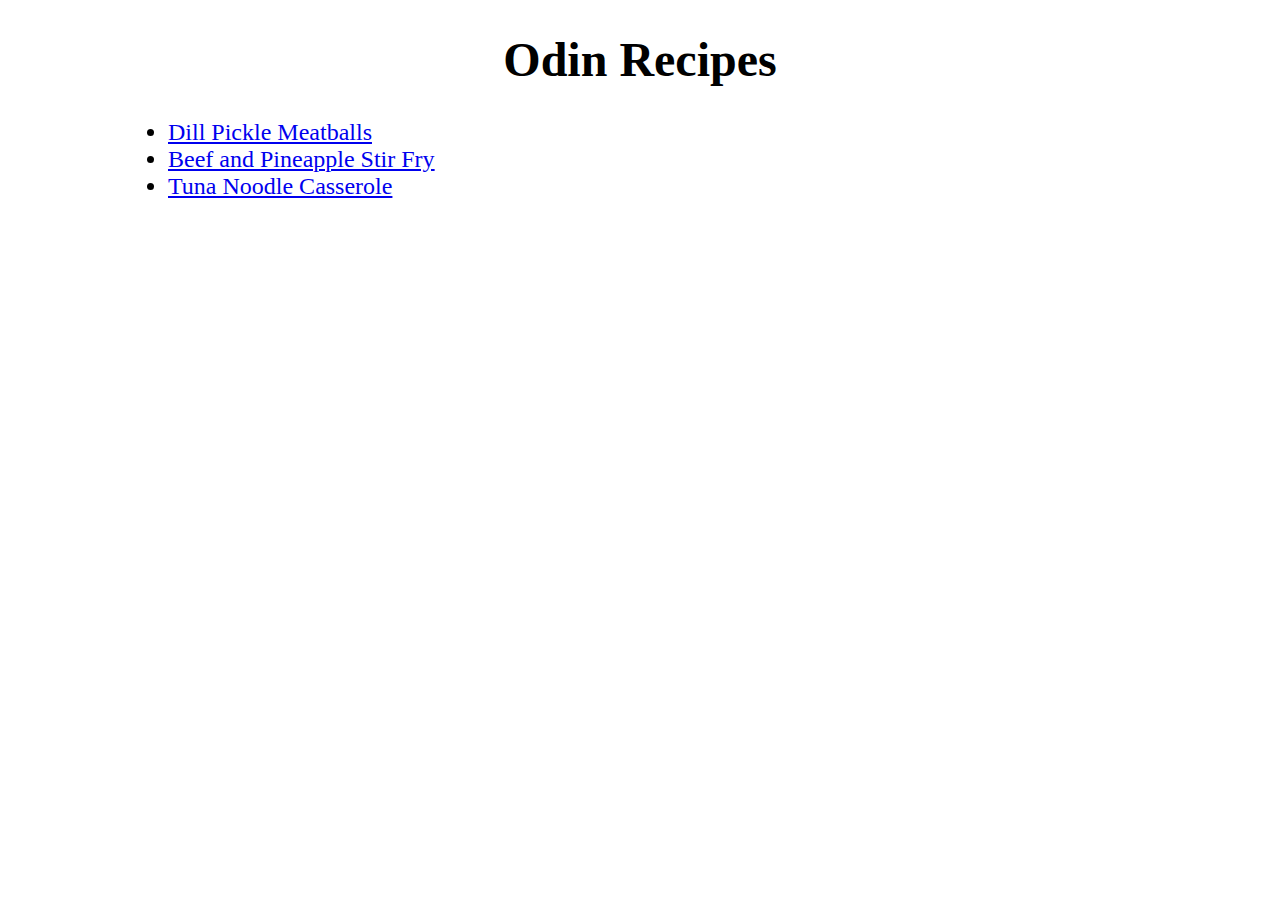
<file: index.html>
<!DOCTYPE html>
<html lang="en">
<head>
    <meta charset="UTF-8">
    <meta name="viewport" content="width=device-width, initial-scale=1.0">
    <title>Odin Recipes</title>
    <link rel="stylesheet" href="./style.css">
</head>
<body>
    <h1>Odin Recipes</h1>
    <ul>
        <li>
            <a href="./pages/dill-pickle-meatballs.html">Dill Pickle Meatballs</a>
        </li>
        <li>
            <a href="./pages/beef-and-pineapple-stir-fry.html">Beef and Pineapple Stir Fry</a>
        </li>
        <li>
            <a href="./pages/tuna-noodle-casserole.html">Tuna Noodle Casserole</a>
        </li>
    </ul>
</body>
</html>
</file>
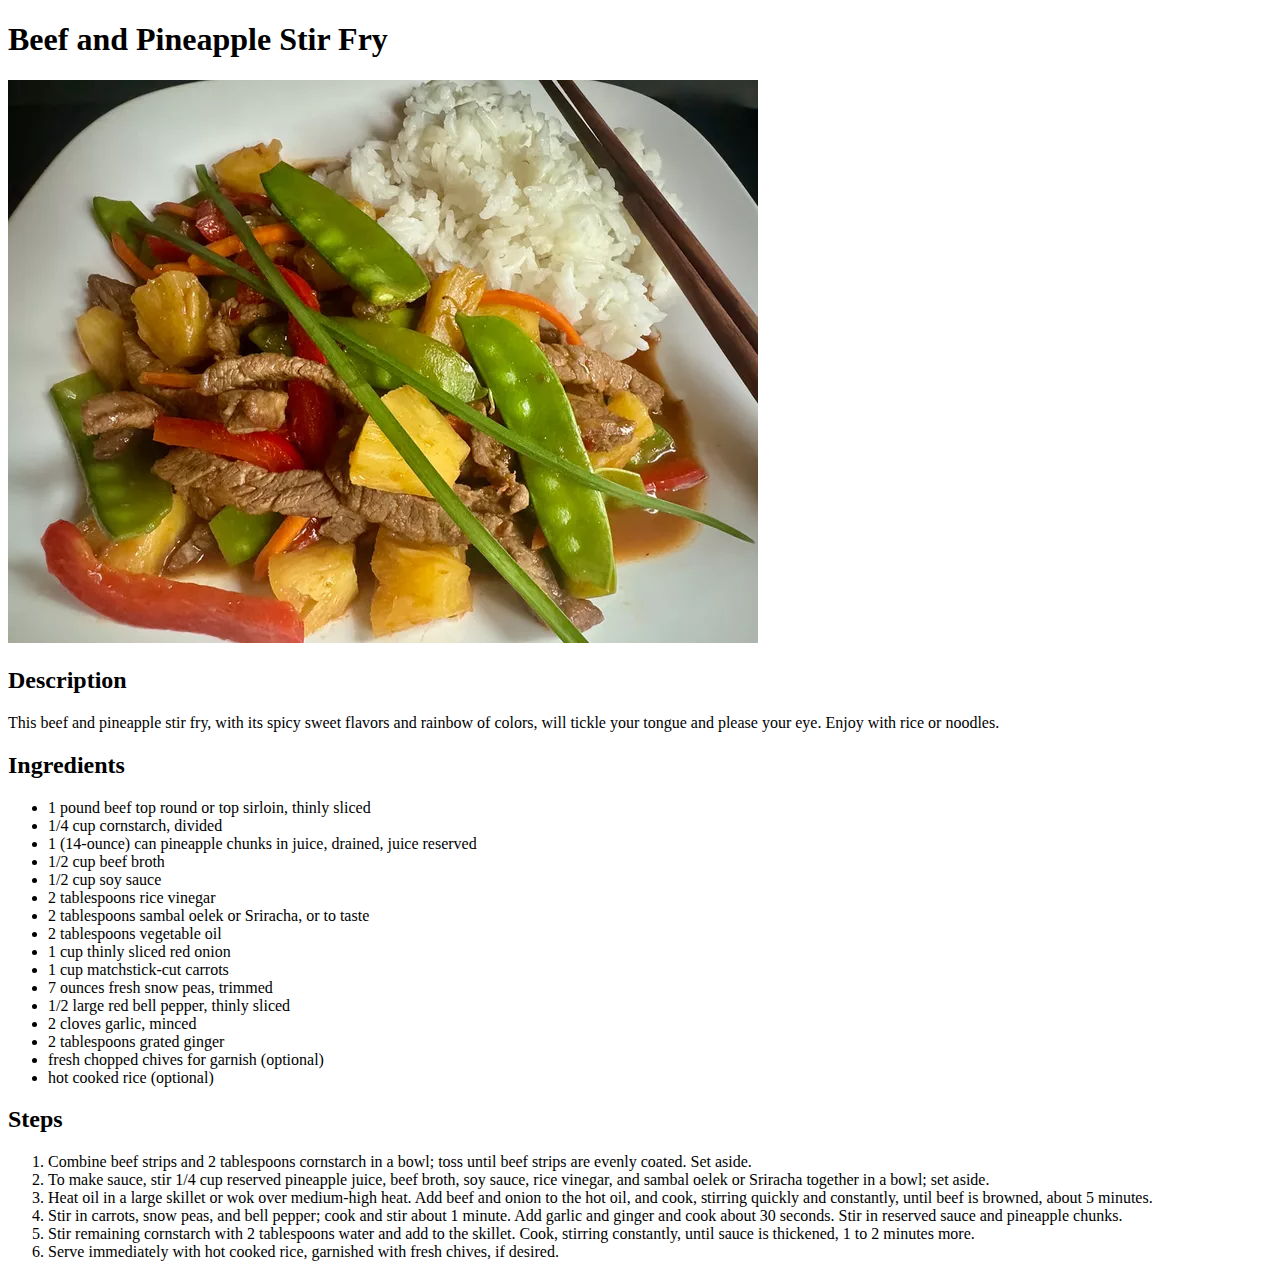
<file: beef-and-pineapple-stir-fry.html>
<!DOCTYPE html>
<html lang="en">
<head>
    <meta charset="UTF-8">
    <meta name="viewport" content="width=device-width, initial-scale=1.0">
    <title>Beef and Pineapple Stir Fry</title>
</head>
<body>
    <h1>Beef and Pineapple Stir Fry</h1>
    <img src="./images/Beef-and-Pineapple-Stir-Fry.webp" alt="beef-and-pineapple-stir-fry">
    <h2>Description</h2>
    <p>
        This beef and pineapple stir fry, with its spicy sweet flavors and rainbow of colors, will tickle your tongue and please your eye. 
        Enjoy with rice or noodles.
    </p>
    <h2>Ingredients</h2>
    <p>
        <ul>
            <li>
                1 pound beef top round or top sirloin, thinly sliced
            </li>
            <li>
                1/4 cup cornstarch, divided
            </li>
            <li>
                1 (14-ounce) can pineapple chunks in juice, drained, juice reserved
            </li>
            <li>
                1/2 cup beef broth
            </li>
            <li>
                1/2 cup soy sauce
            </li>
            <li>
                2 tablespoons rice vinegar
            </li>
            <li>
                2 tablespoons sambal oelek or Sriracha, or to taste
            </li>
            <li>
                2 tablespoons vegetable oil
            </li>
            <li>
                1 cup thinly sliced red onion
            </li>
            <li>
                1 cup matchstick-cut carrots
            </li>
            <li>
                7 ounces fresh snow peas, trimmed
            </li>
            <li>
                1/2 large red bell pepper, thinly sliced
            </li>
            <li>
                2 cloves garlic, minced
            </li>
            <li>
                2 tablespoons grated ginger
            </li>
            <li>
                fresh chopped chives for garnish (optional)
            </li>
            <li>
                hot cooked rice (optional)
            </li>
        </ul>
    </p>
    <h2>Steps</h2>
    <p>
        <ol>
            <li>
                Combine beef strips and 2 tablespoons cornstarch in a bowl; toss until beef strips are evenly coated. Set aside.
            </li>
            <li>
                To make sauce, stir 1/4 cup reserved pineapple juice, beef broth, soy sauce, rice vinegar, and sambal oelek or Sriracha together 
                in a bowl; set aside.
            </li>
            <li>
                Heat oil in a large skillet or wok over medium-high heat. Add beef and onion to the hot oil, and cook, stirring quickly and 
                constantly, until beef is browned, about 5 minutes.
            </li>
            <li>
                Stir in carrots, snow peas, and bell pepper; cook and stir about 1 minute. Add garlic and ginger and cook about 30 seconds. Stir 
                in reserved sauce and pineapple chunks.
            </li>
            <li>
                Stir remaining cornstarch with 2 tablespoons water and add to the skillet. Cook, stirring constantly, until sauce is thickened, 1 
                to 2 minutes more.
            </li>
            <li>
                Serve immediately with hot cooked rice, garnished with fresh chives, if desired.
            </li>
        </ol>
    </p>
</body>
</html>
</file>
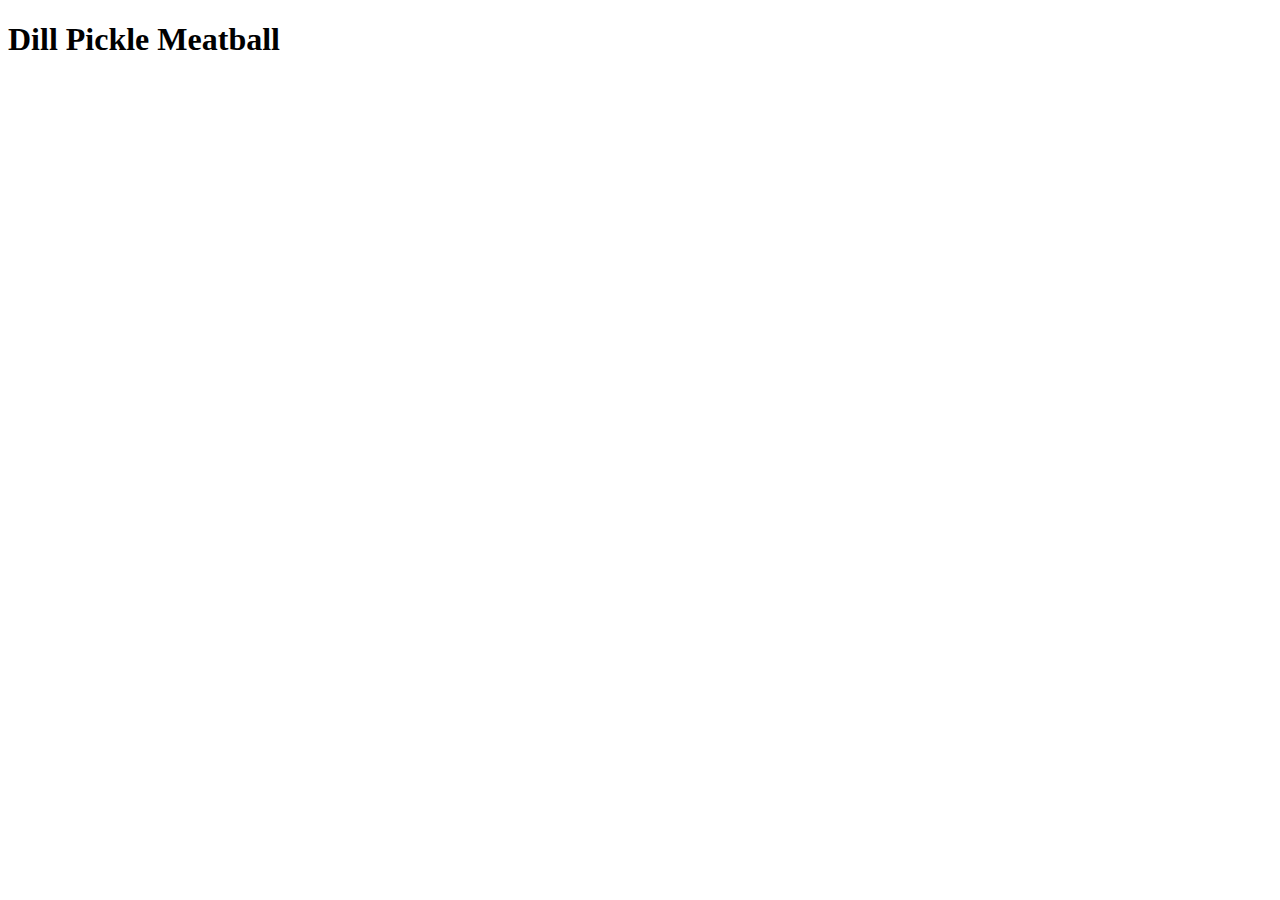
<file: dill-pickle-meatball.html>
<!DOCTYPE html>
<html lang="en">
<head>
    <meta charset="UTF-8">
    <meta name="viewport" content="width=device-width, initial-scale=1.0">
    <title>Dill Pickle Meatball</title>
</head>
<body>
    <h1>Dill Pickle Meatball</h1>
</body>
</html>
</file>
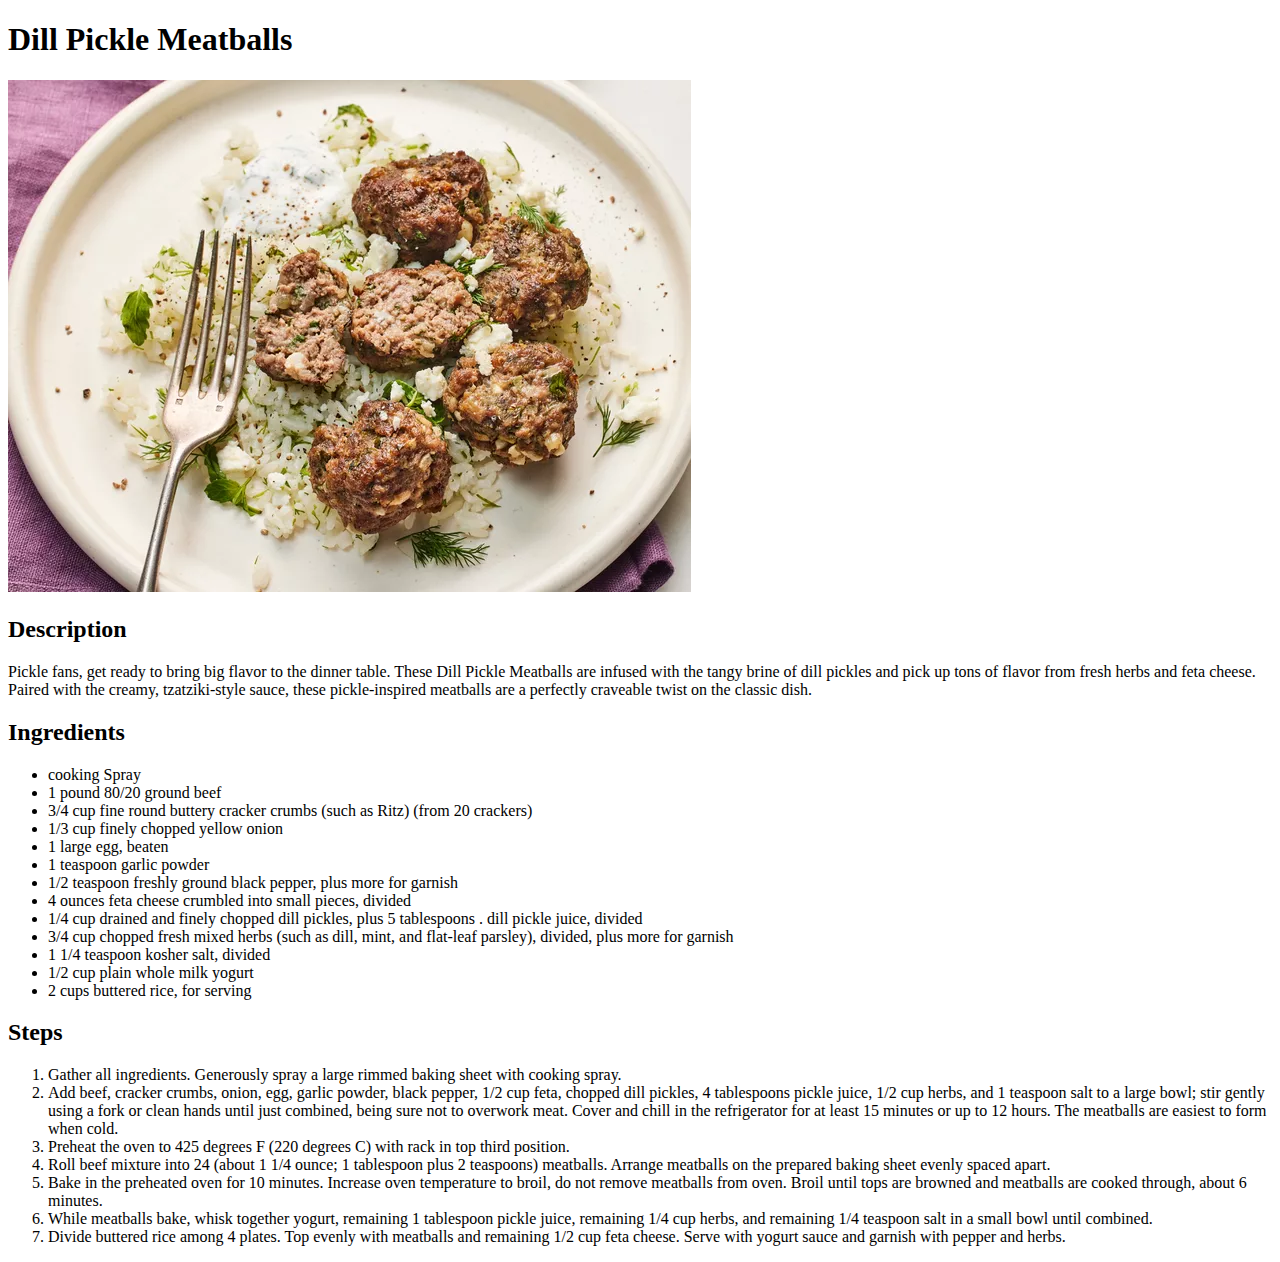
<file: dill-pickle-meatballs.html>
<!DOCTYPE html>
<html lang="en">
<head>
    <meta charset="UTF-8">
    <meta name="viewport" content="width=device-width, initial-scale=1.0">
    <title>Dill Pickle Meatball</title>
</head>
<body>
    <h1>Dill Pickle Meatballs</h1>
    <img src="./images/Dill-Pickle-Meatballs.webp" alt="dill-pickle-meatballs">
    <h2>Description</h2>
    <p>
        Pickle fans, get ready to bring big flavor to the dinner table. These Dill Pickle Meatballs are infused with the tangy brine of
        dill pickles and pick up tons of flavor from fresh herbs and feta cheese. Paired with the creamy, tzatziki-style sauce, these 
        pickle-inspired meatballs are a perfectly craveable twist on the classic dish.
    </p>
    <h2>Ingredients</h2>
    <p>
        <ul>
            <li>cooking Spray</li>
            <li>1 pound 80/20 ground beef</li>
            <li>3/4 cup fine round buttery cracker crumbs (such as Ritz) (from 20 crackers)</li>
            <li>1/3 cup finely chopped yellow onion</li>
            <li>1 large egg, beaten</li>
            <li>1 teaspoon garlic powder</li>
            <li>1/2 teaspoon freshly ground black pepper, plus more for garnish</li>
            <li>4 ounces feta cheese crumbled into small pieces, divided</li>
            <li>1/4 cup drained and finely chopped dill pickles, plus 5 tablespoons . dill pickle juice, divided</li>
            <li>3/4 cup chopped fresh mixed herbs (such as dill, mint, and flat-leaf parsley), divided, plus more for garnish</li>
            <li>1 1/4 teaspoon kosher salt, divided</li>
            <li>1/2 cup plain whole milk yogurt</li>
            <li>2 cups buttered rice, for serving</li>
        </ul>
    </p>
    <h2>Steps</h2>
    <p>
        <ol>
            <li>
                Gather all ingredients. Generously spray a large rimmed baking sheet with cooking spray.
            </li>
            <li>
                Add beef, cracker crumbs, onion, egg, garlic powder, black pepper, 1/2 cup feta, chopped dill pickles, 4 tablespoons pickle 
                juice, 1/2 cup herbs, and 1 teaspoon salt to a large bowl; stir gently using a fork or clean hands until just combined, being 
                sure not to overwork meat. Cover and chill in the refrigerator for at least 15 minutes or up to 12 hours. The meatballs are 
                easiest to form when cold.
            </li>
            <li>
                Preheat the oven to 425 degrees F (220 degrees C) with rack in top third position.
            </li>
            <li>
                Roll beef mixture into 24 (about 1 1/4 ounce; 1 tablespoon plus 2 teaspoons) meatballs. Arrange meatballs on the prepared 
                baking sheet evenly spaced apart.
            </li>
            <li>
                Bake in the preheated oven for 10 minutes. Increase oven temperature to broil, do not remove meatballs from oven. Broil until 
                tops are browned and meatballs are cooked through, about 6 minutes.
            </li>
            <li>
                While meatballs bake, whisk together yogurt, remaining 1 tablespoon pickle juice, remaining 1/4 cup herbs, and remaining 1/4 
                teaspoon salt in a small bowl until combined.
            </li>
            <li>
                Divide buttered rice among 4 plates. Top evenly with meatballs and remaining 1/2 cup feta cheese. Serve with yogurt sauce and 
                garnish with pepper and herbs.
            </li>
        </ol>
    </p>
</body>
</html>
</file>
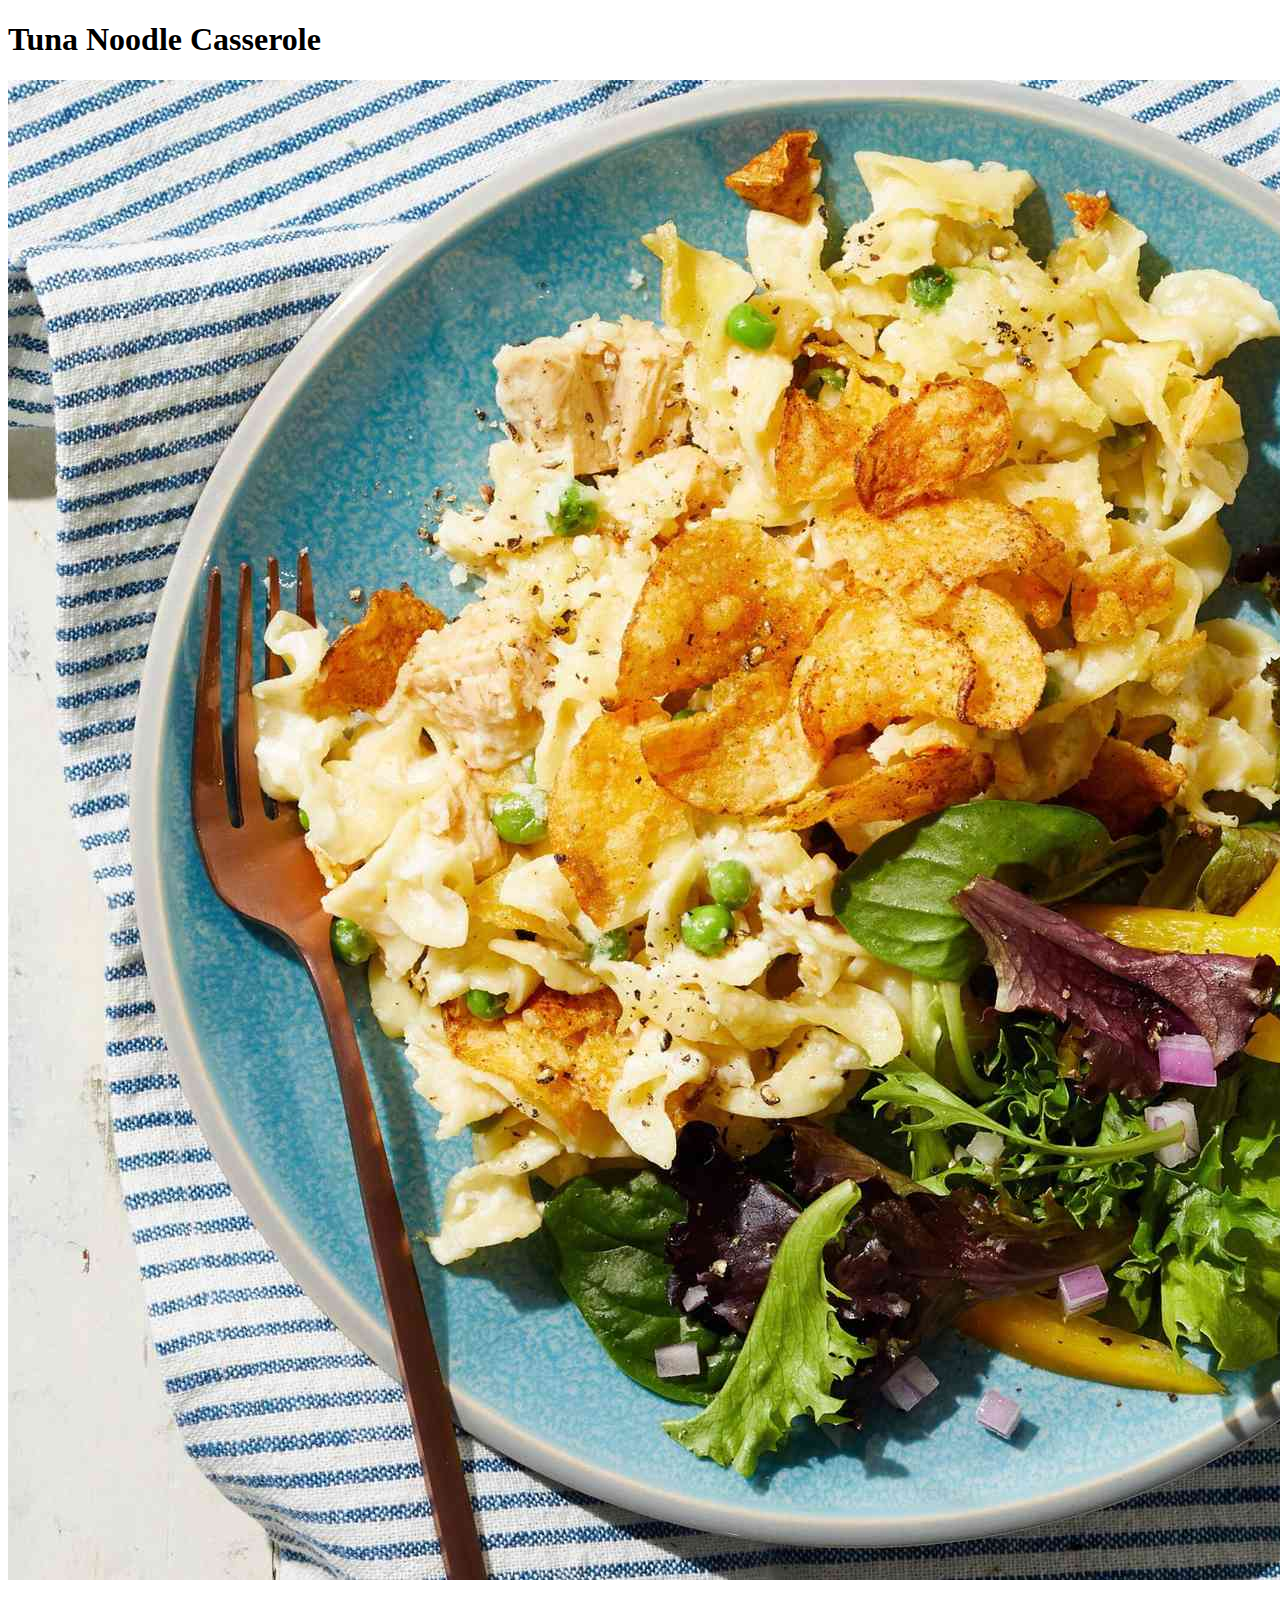
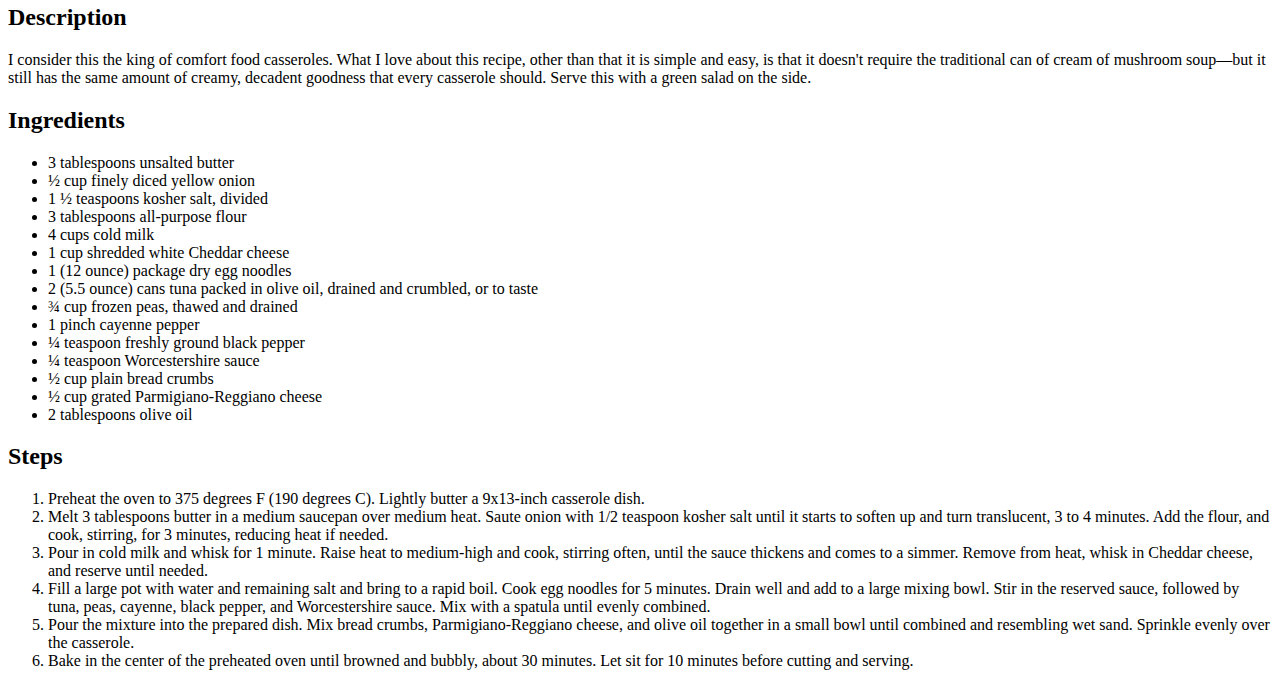
<file: tuna-noodle-casserole.html>
<!DOCTYPE html>
<html lang="en">
<head>
    <meta charset="UTF-8">
    <meta name="viewport" content="width=device-width, initial-scale=1.0">
    <title>Tuna Noodle Casserole</title>
</head>
<body>
    <h1>Tuna Noodle Casserole</h1>
    <img src="./images/Tuna-Noodle-Casserole.jpg" alt="tuna-noodle-casserole">
    <h2>Description</h2>
    <p>
        I consider this the king of comfort food casseroles. What I love about this recipe, other than that it is simple and easy, is that 
        it doesn't require the traditional can of cream of mushroom soup—but it still has the same amount of creamy, decadent goodness that 
        every casserole should. Serve this with a green salad on the side.
    </p>
    <h2>Ingredients</h2>
    <p>
        <ul>
            <li>
                3 tablespoons unsalted butter
            </li>
            <li>
                ½ cup finely diced yellow onion
            </li>
            <li>
                1 ½ teaspoons kosher salt, divided
            </li>
            <li>
                3 tablespoons all-purpose flour
            </li>
            <li>
                4 cups cold milk
            </li>
            <li>
                1 cup shredded white Cheddar cheese
            </li>
            <li>
                1 (12 ounce) package dry egg noodles
            </li>
            <li>
                2 (5.5 ounce) cans tuna packed in olive oil, drained and crumbled, or to taste
            </li>
            <li>
                ¾ cup frozen peas, thawed and drained
            </li>
            <li>
                1 pinch cayenne pepper
            </li>
            <li>
                ¼ teaspoon freshly ground black pepper
            </li>
            <li>
                ¼ teaspoon Worcestershire sauce
            </li>
            <li>
                ½ cup plain bread crumbs
            </li>
            <li>
                ½ cup grated Parmigiano-Reggiano cheese
            </li>
            <li>
                2 tablespoons olive oil
            </li>
        </ul>
    </p>
    <h2>Steps</h2>
        <ol>
            <li>
                Preheat the oven to 375 degrees F (190 degrees C). Lightly butter a 9x13-inch casserole dish.
            </li>
            <li>
                Melt 3 tablespoons butter in a medium saucepan over medium heat. Saute onion with 1/2 teaspoon kosher salt until it starts to 
                soften up and turn translucent, 3 to 4 minutes. Add the flour, and cook, stirring, for 3 minutes, reducing heat if needed.
            </li>
            <li>
                Pour in cold milk and whisk for 1 minute. Raise heat to medium-high and cook, stirring often, until the sauce thickens and 
                comes to a simmer. Remove from heat, whisk in Cheddar cheese, and reserve until needed.
            </li>
            <li>
                Fill a large pot with water and remaining salt and bring to a rapid boil. Cook egg noodles for 5 minutes. Drain well and add 
                to a large mixing bowl. Stir in the reserved sauce, followed by tuna, peas, cayenne, black pepper, and Worcestershire sauce. 
                Mix with a spatula until evenly combined.
            </li>
            <li>
                Pour the mixture into the prepared dish. Mix bread crumbs, Parmigiano-Reggiano cheese, and olive oil together in a small bowl 
                until combined and resembling wet sand. Sprinkle evenly over the casserole.
            </li>
            <li>
                Bake in the center of the preheated oven until browned and bubbly, about 30 minutes. Let sit for 10 minutes before cutting and 
                serving.
            </li>
        </ol>
    <p>

    </p>
</body>
</html>
</file>
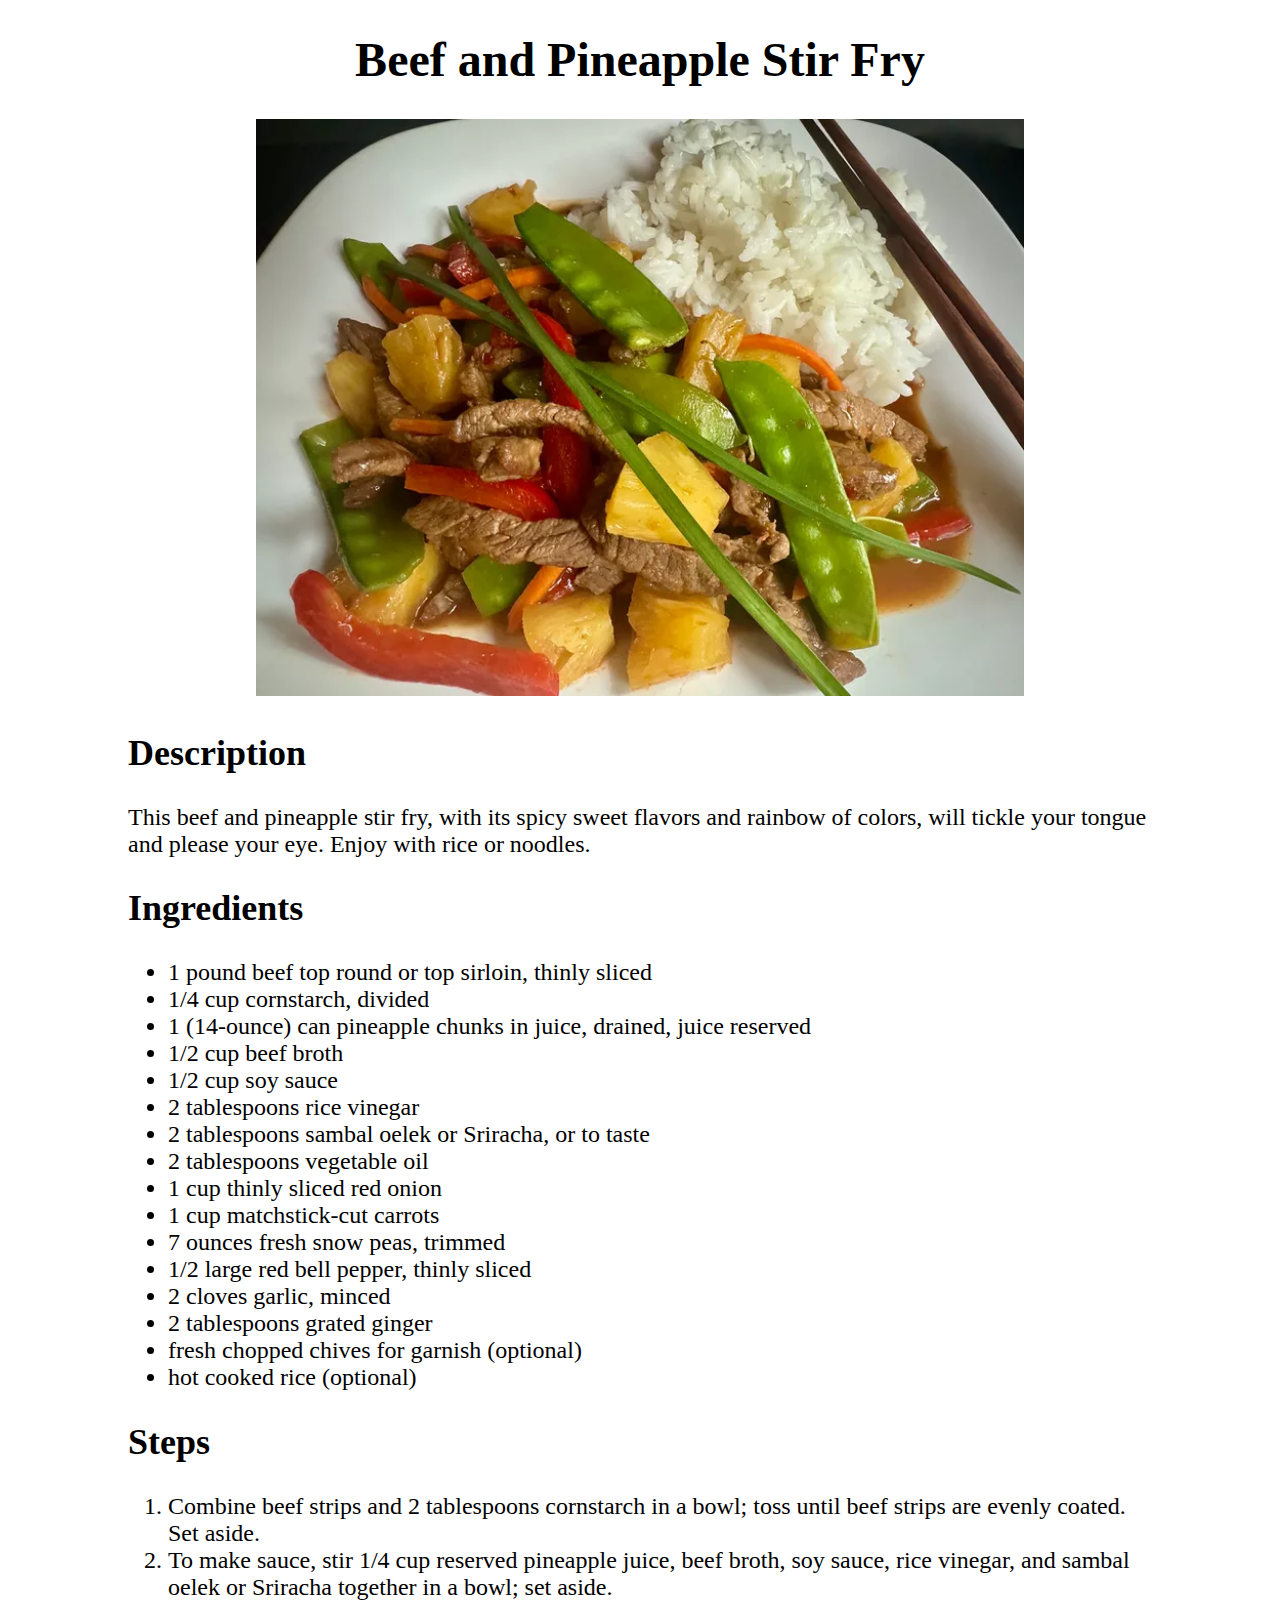
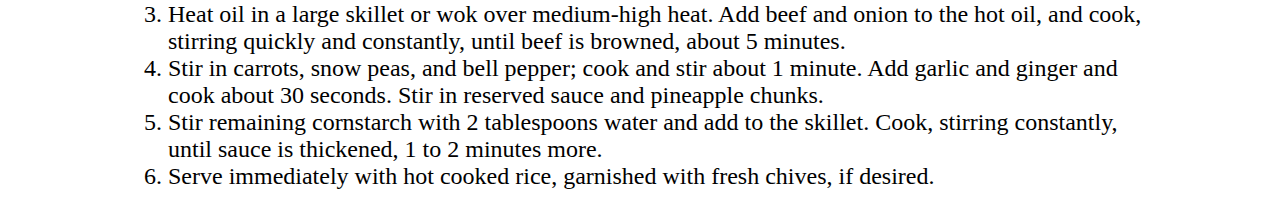
<file: pages/beef-and-pineapple-stir-fry.html>
<!DOCTYPE html>
<html lang="en">
<head>
    <meta charset="UTF-8">
    <meta name="viewport" content="width=device-width, initial-scale=1.0">
    <title>Beef and Pineapple Stir Fry</title>
    <link rel="stylesheet" href="../style.css">
</head>
<body>
    <h1>Beef and Pineapple Stir Fry</h1>
    <img src="../images/Beef-and-Pineapple-Stir-Fry.webp" alt="beef-and-pineapple-stir-fry" class="main-image">
    <h2>Description</h2>
    <p>
        This beef and pineapple stir fry, with its spicy sweet flavors and rainbow of colors, will tickle your tongue and please your eye. 
        Enjoy with rice or noodles.
    </p>
    <h2>Ingredients</h2>
    <p>
        <ul>
            <li>
                1 pound beef top round or top sirloin, thinly sliced
            </li>
            <li>
                1/4 cup cornstarch, divided
            </li>
            <li>
                1 (14-ounce) can pineapple chunks in juice, drained, juice reserved
            </li>
            <li>
                1/2 cup beef broth
            </li>
            <li>
                1/2 cup soy sauce
            </li>
            <li>
                2 tablespoons rice vinegar
            </li>
            <li>
                2 tablespoons sambal oelek or Sriracha, or to taste
            </li>
            <li>
                2 tablespoons vegetable oil
            </li>
            <li>
                1 cup thinly sliced red onion
            </li>
            <li>
                1 cup matchstick-cut carrots
            </li>
            <li>
                7 ounces fresh snow peas, trimmed
            </li>
            <li>
                1/2 large red bell pepper, thinly sliced
            </li>
            <li>
                2 cloves garlic, minced
            </li>
            <li>
                2 tablespoons grated ginger
            </li>
            <li>
                fresh chopped chives for garnish (optional)
            </li>
            <li>
                hot cooked rice (optional)
            </li>
        </ul>
    </p>
    <h2>Steps</h2>
    <p>
        <ol>
            <li>
                Combine beef strips and 2 tablespoons cornstarch in a bowl; toss until beef strips are evenly coated. Set aside.
            </li>
            <li>
                To make sauce, stir 1/4 cup reserved pineapple juice, beef broth, soy sauce, rice vinegar, and sambal oelek or Sriracha together 
                in a bowl; set aside.
            </li>
            <li>
                Heat oil in a large skillet or wok over medium-high heat. Add beef and onion to the hot oil, and cook, stirring quickly and 
                constantly, until beef is browned, about 5 minutes.
            </li>
            <li>
                Stir in carrots, snow peas, and bell pepper; cook and stir about 1 minute. Add garlic and ginger and cook about 30 seconds. Stir 
                in reserved sauce and pineapple chunks.
            </li>
            <li>
                Stir remaining cornstarch with 2 tablespoons water and add to the skillet. Cook, stirring constantly, until sauce is thickened, 1 
                to 2 minutes more.
            </li>
            <li>
                Serve immediately with hot cooked rice, garnished with fresh chives, if desired.
            </li>
        </ol>
    </p>
</body>
</html>
</file>
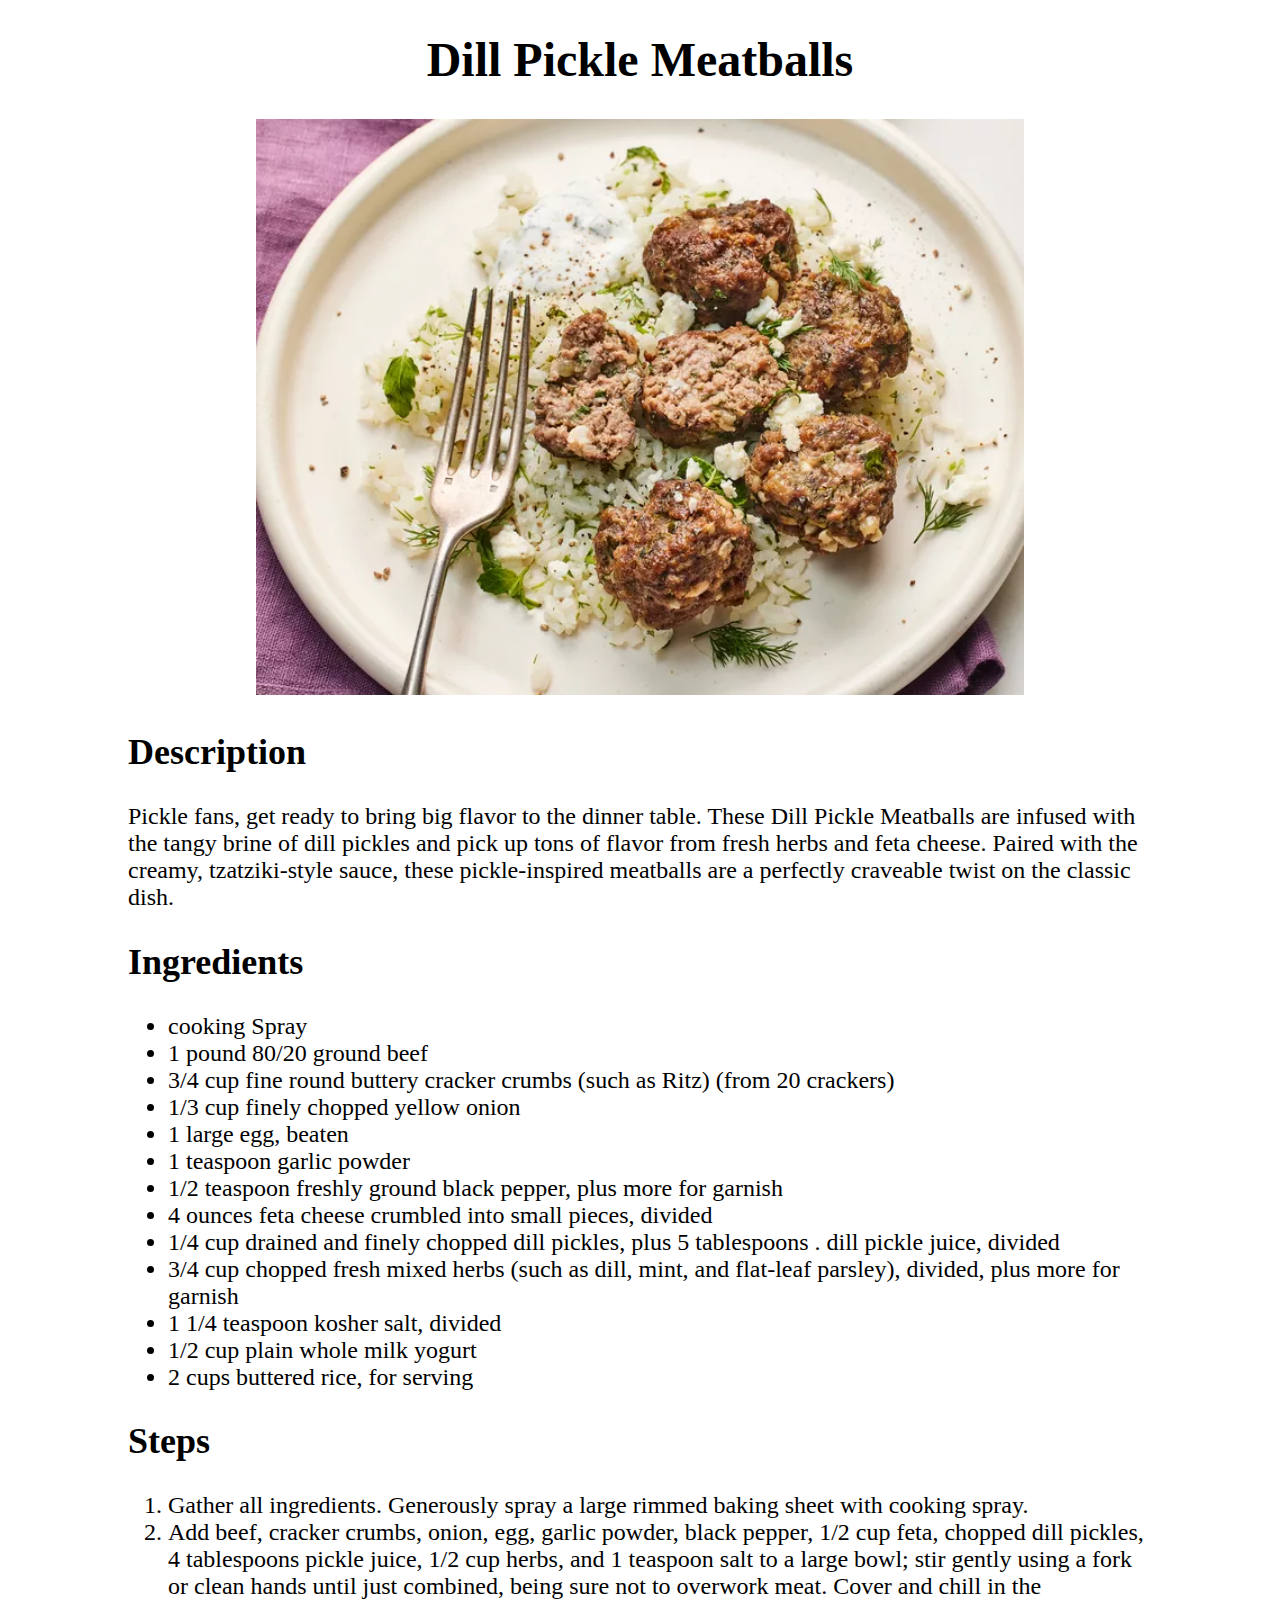
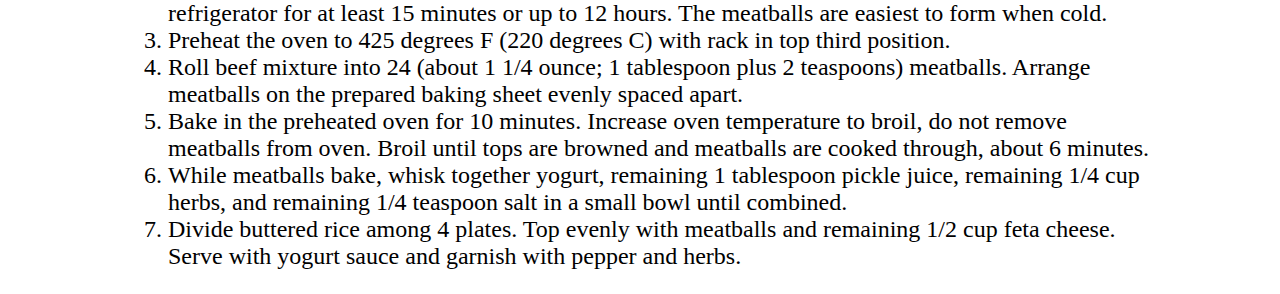
<file: pages/dill-pickle-meatballs.html>
<!DOCTYPE html>
<html lang="en">
<head>
    <meta charset="UTF-8">
    <meta name="viewport" content="width=device-width, initial-scale=1.0">
    <title>Dill Pickle Meatball</title>
    <link rel="stylesheet" href="../style.css">
</head>
<body>
    <h1>Dill Pickle Meatballs</h1>
    <img src="../images/Dill-Pickle-Meatballs.webp" alt="dill-pickle-meatballs" class="main-image">
    <h2>Description</h2>
    <p>
        Pickle fans, get ready to bring big flavor to the dinner table. These Dill Pickle Meatballs are infused with the tangy brine of
        dill pickles and pick up tons of flavor from fresh herbs and feta cheese. Paired with the creamy, tzatziki-style sauce, these 
        pickle-inspired meatballs are a perfectly craveable twist on the classic dish.
    </p>
    <h2>Ingredients</h2>
    <p>
        <ul>
            <li>cooking Spray</li>
            <li>1 pound 80/20 ground beef</li>
            <li>3/4 cup fine round buttery cracker crumbs (such as Ritz) (from 20 crackers)</li>
            <li>1/3 cup finely chopped yellow onion</li>
            <li>1 large egg, beaten</li>
            <li>1 teaspoon garlic powder</li>
            <li>1/2 teaspoon freshly ground black pepper, plus more for garnish</li>
            <li>4 ounces feta cheese crumbled into small pieces, divided</li>
            <li>1/4 cup drained and finely chopped dill pickles, plus 5 tablespoons . dill pickle juice, divided</li>
            <li>3/4 cup chopped fresh mixed herbs (such as dill, mint, and flat-leaf parsley), divided, plus more for garnish</li>
            <li>1 1/4 teaspoon kosher salt, divided</li>
            <li>1/2 cup plain whole milk yogurt</li>
            <li>2 cups buttered rice, for serving</li>
        </ul>
    </p>
    <h2>Steps</h2>
    <p>
        <ol>
            <li>
                Gather all ingredients. Generously spray a large rimmed baking sheet with cooking spray.
            </li>
            <li>
                Add beef, cracker crumbs, onion, egg, garlic powder, black pepper, 1/2 cup feta, chopped dill pickles, 4 tablespoons pickle 
                juice, 1/2 cup herbs, and 1 teaspoon salt to a large bowl; stir gently using a fork or clean hands until just combined, being 
                sure not to overwork meat. Cover and chill in the refrigerator for at least 15 minutes or up to 12 hours. The meatballs are 
                easiest to form when cold.
            </li>
            <li>
                Preheat the oven to 425 degrees F (220 degrees C) with rack in top third position.
            </li>
            <li>
                Roll beef mixture into 24 (about 1 1/4 ounce; 1 tablespoon plus 2 teaspoons) meatballs. Arrange meatballs on the prepared 
                baking sheet evenly spaced apart.
            </li>
            <li>
                Bake in the preheated oven for 10 minutes. Increase oven temperature to broil, do not remove meatballs from oven. Broil until 
                tops are browned and meatballs are cooked through, about 6 minutes.
            </li>
            <li>
                While meatballs bake, whisk together yogurt, remaining 1 tablespoon pickle juice, remaining 1/4 cup herbs, and remaining 1/4 
                teaspoon salt in a small bowl until combined.
            </li>
            <li>
                Divide buttered rice among 4 plates. Top evenly with meatballs and remaining 1/2 cup feta cheese. Serve with yogurt sauce and 
                garnish with pepper and herbs.
            </li>
        </ol>
    </p>
</body>
</html>
</file>
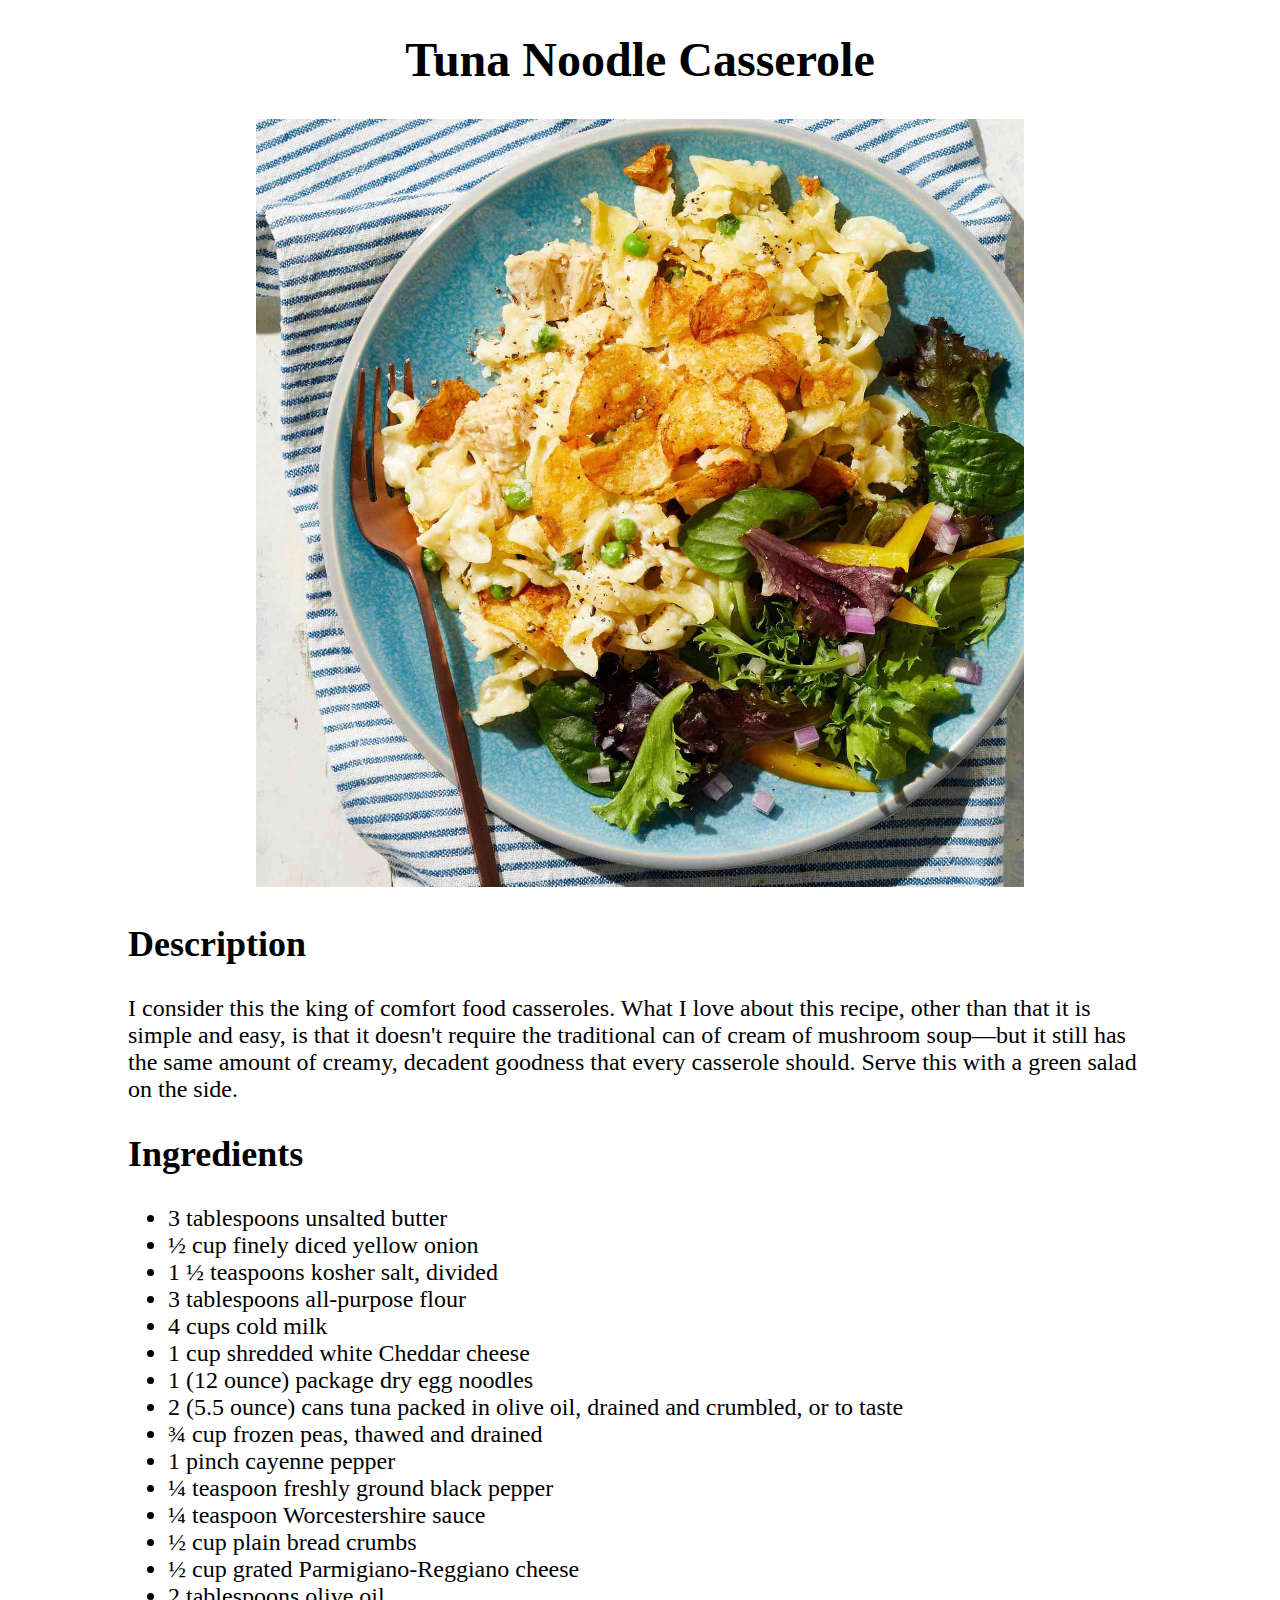
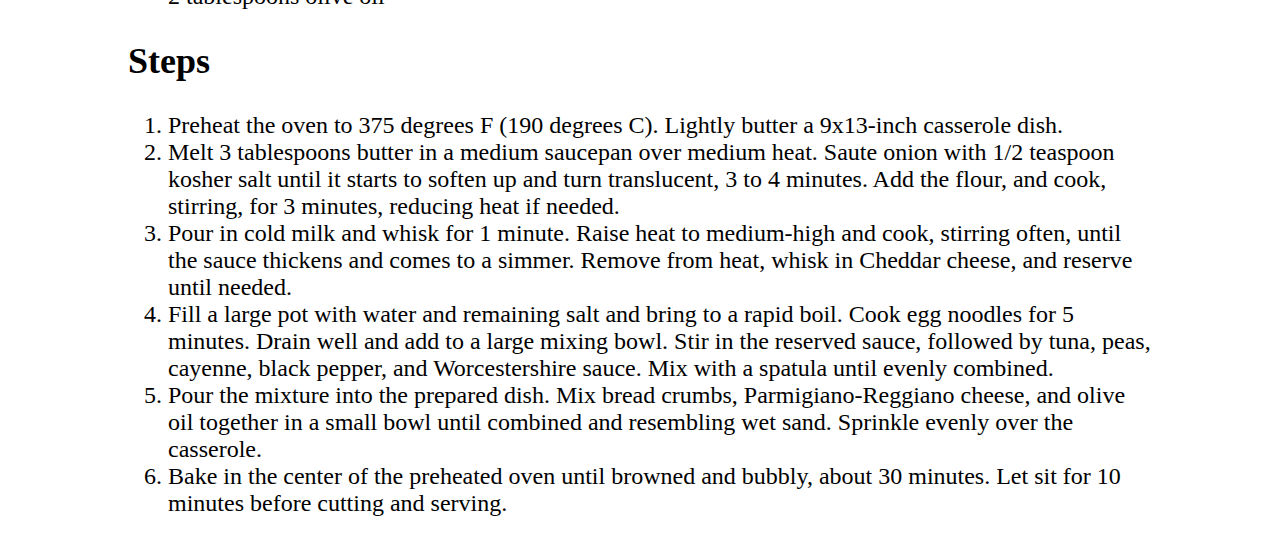
<file: pages/tuna-noodle-casserole.html>
<!DOCTYPE html>
<html lang="en">
<head>
    <meta charset="UTF-8">
    <meta name="viewport" content="width=device-width, initial-scale=1.0">
    <title>Tuna Noodle Casserole</title>
    <link rel="stylesheet" href="../style.css">
</head>
<body>
    <h1>Tuna Noodle Casserole</h1>
    <img src="../images/Tuna-Noodle-Casserole.jpg" alt="tuna-noodle-casserole" class="main-image">
    <h2>Description</h2>
    <p>
        I consider this the king of comfort food casseroles. What I love about this recipe, other than that it is simple and easy, is that 
        it doesn't require the traditional can of cream of mushroom soup—but it still has the same amount of creamy, decadent goodness that 
        every casserole should. Serve this with a green salad on the side.
    </p>
    <h2>Ingredients</h2>
    <p>
        <ul>
            <li>
                3 tablespoons unsalted butter
            </li>
            <li>
                ½ cup finely diced yellow onion
            </li>
            <li>
                1 ½ teaspoons kosher salt, divided
            </li>
            <li>
                3 tablespoons all-purpose flour
            </li>
            <li>
                4 cups cold milk
            </li>
            <li>
                1 cup shredded white Cheddar cheese
            </li>
            <li>
                1 (12 ounce) package dry egg noodles
            </li>
            <li>
                2 (5.5 ounce) cans tuna packed in olive oil, drained and crumbled, or to taste
            </li>
            <li>
                ¾ cup frozen peas, thawed and drained
            </li>
            <li>
                1 pinch cayenne pepper
            </li>
            <li>
                ¼ teaspoon freshly ground black pepper
            </li>
            <li>
                ¼ teaspoon Worcestershire sauce
            </li>
            <li>
                ½ cup plain bread crumbs
            </li>
            <li>
                ½ cup grated Parmigiano-Reggiano cheese
            </li>
            <li>
                2 tablespoons olive oil
            </li>
        </ul>
    </p>
    <h2>Steps</h2>
        <ol>
            <li>
                Preheat the oven to 375 degrees F (190 degrees C). Lightly butter a 9x13-inch casserole dish.
            </li>
            <li>
                Melt 3 tablespoons butter in a medium saucepan over medium heat. Saute onion with 1/2 teaspoon kosher salt until it starts to 
                soften up and turn translucent, 3 to 4 minutes. Add the flour, and cook, stirring, for 3 minutes, reducing heat if needed.
            </li>
            <li>
                Pour in cold milk and whisk for 1 minute. Raise heat to medium-high and cook, stirring often, until the sauce thickens and 
                comes to a simmer. Remove from heat, whisk in Cheddar cheese, and reserve until needed.
            </li>
            <li>
                Fill a large pot with water and remaining salt and bring to a rapid boil. Cook egg noodles for 5 minutes. Drain well and add 
                to a large mixing bowl. Stir in the reserved sauce, followed by tuna, peas, cayenne, black pepper, and Worcestershire sauce. 
                Mix with a spatula until evenly combined.
            </li>
            <li>
                Pour the mixture into the prepared dish. Mix bread crumbs, Parmigiano-Reggiano cheese, and olive oil together in a small bowl 
                until combined and resembling wet sand. Sprinkle evenly over the casserole.
            </li>
            <li>
                Bake in the center of the preheated oven until browned and bubbly, about 30 minutes. Let sit for 10 minutes before cutting and 
                serving.
            </li>
        </ol>
    <p>

    </p>
</body>
</html>
</file>
<file: style.css>
body {
    font-size: 24px;
    font-family: "Georgia", "Times New Roman", serif;
    width: 80%;
    margin: auto;
}

h1 {
    text-align: center;
}

.main-image {
    width: 75%;
    height: auto;
    margin-left: 12.5%;
}
</file>
